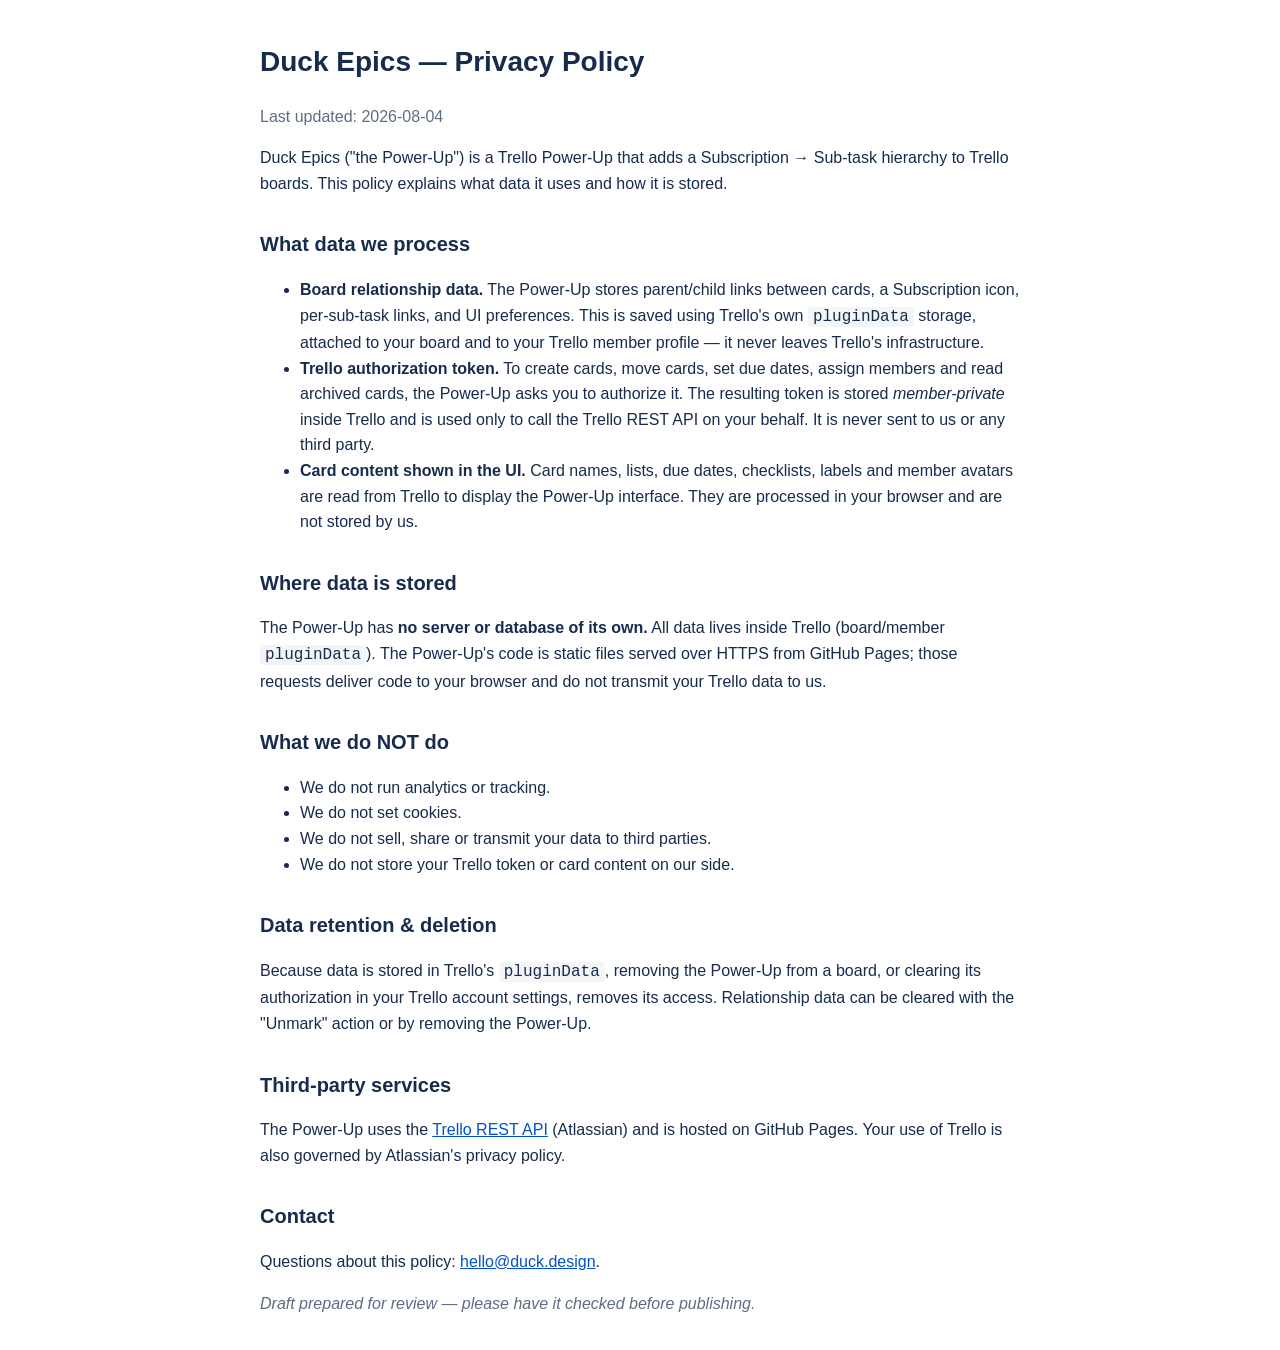
<file: privacy.html>
<!DOCTYPE html>
<html lang="en">
<head>
  <meta charset="utf-8" />
  <meta name="viewport" content="width=device-width, initial-scale=1" />
  <title>Duck Epics — Privacy Policy</title>
  <style>
    body { font: 16px/1.6 -apple-system, "Segoe UI", Roboto, Helvetica, Arial, sans-serif; color: #172b4d; max-width: 760px; margin: 40px auto; padding: 0 20px; }
    h1 { font-size: 28px; } h2 { font-size: 20px; margin-top: 32px; }
    code { background: #f4f5f7; padding: 1px 5px; border-radius: 4px; }
    a { color: #0052cc; }
    .muted { color: #5e6c84; }
  </style>
</head>
<body>
  <h1>Duck Epics — Privacy Policy</h1>
  <p class="muted">Last updated: 2026-08-04</p>

  <p>Duck Epics ("the Power-Up") is a Trello Power-Up that adds a Subscription → Sub-task
  hierarchy to Trello boards. This policy explains what data it uses and how it is stored.</p>

  <h2>What data we process</h2>
  <ul>
    <li><strong>Board relationship data.</strong> The Power-Up stores parent/child links between
    cards, a Subscription icon, per-sub-task links, and UI preferences. This is saved using
    Trello's own <code>pluginData</code> storage, attached to your board and to your Trello member
    profile — it never leaves Trello's infrastructure.</li>
    <li><strong>Trello authorization token.</strong> To create cards, move cards, set due dates,
    assign members and read archived cards, the Power-Up asks you to authorize it. The resulting
    token is stored <em>member-private</em> inside Trello and is used only to call the Trello REST
    API on your behalf. It is never sent to us or any third party.</li>
    <li><strong>Card content shown in the UI.</strong> Card names, lists, due dates, checklists,
    labels and member avatars are read from Trello to display the Power-Up interface. They are
    processed in your browser and are not stored by us.</li>
  </ul>

  <h2>Where data is stored</h2>
  <p>The Power-Up has <strong>no server or database of its own.</strong> All data lives inside
  Trello (board/member <code>pluginData</code>). The Power-Up's code is static files served over
  HTTPS from GitHub Pages; those requests deliver code to your browser and do not transmit your
  Trello data to us.</p>

  <h2>What we do NOT do</h2>
  <ul>
    <li>We do not run analytics or tracking.</li>
    <li>We do not set cookies.</li>
    <li>We do not sell, share or transmit your data to third parties.</li>
    <li>We do not store your Trello token or card content on our side.</li>
  </ul>

  <h2>Data retention & deletion</h2>
  <p>Because data is stored in Trello's <code>pluginData</code>, removing the Power-Up from a board,
  or clearing its authorization in your Trello account settings, removes its access. Relationship
  data can be cleared with the "Unmark" action or by removing the Power-Up.</p>

  <h2>Third-party services</h2>
  <p>The Power-Up uses the <a href="https://developer.atlassian.com/cloud/trello/">Trello REST API</a>
  (Atlassian) and is hosted on GitHub Pages. Your use of Trello is also governed by Atlassian's
  privacy policy.</p>

  <h2>Contact</h2>
  <p>Questions about this policy: <a href="mailto:hello@duck.design">hello@duck.design</a>.</p>

  <p class="muted"><em>Draft prepared for review — please have it checked before publishing.</em></p>
</body>
</html>
</file>
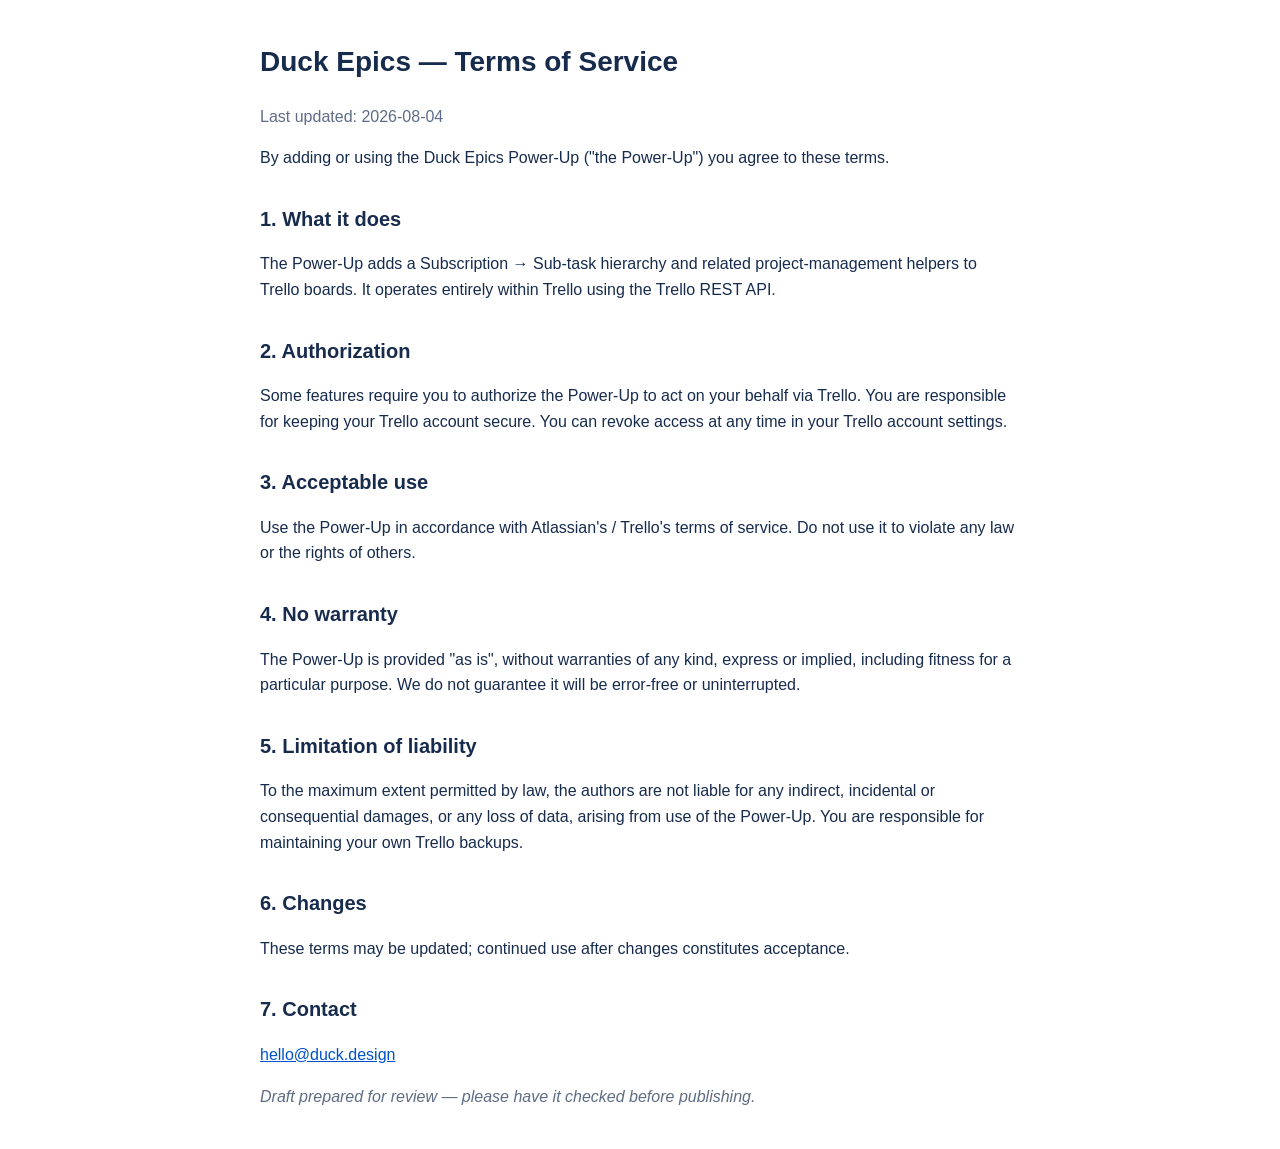
<file: terms.html>
<!DOCTYPE html>
<html lang="en">
<head>
  <meta charset="utf-8" />
  <meta name="viewport" content="width=device-width, initial-scale=1" />
  <title>Duck Epics — Terms of Service</title>
  <style>
    body { font: 16px/1.6 -apple-system, "Segoe UI", Roboto, Helvetica, Arial, sans-serif; color: #172b4d; max-width: 760px; margin: 40px auto; padding: 0 20px; }
    h1 { font-size: 28px; } h2 { font-size: 20px; margin-top: 32px; }
    a { color: #0052cc; }
    .muted { color: #5e6c84; }
  </style>
</head>
<body>
  <h1>Duck Epics — Terms of Service</h1>
  <p class="muted">Last updated: 2026-08-04</p>

  <p>By adding or using the Duck Epics Power-Up ("the Power-Up") you agree to these terms.</p>

  <h2>1. What it does</h2>
  <p>The Power-Up adds a Subscription → Sub-task hierarchy and related project-management helpers
  to Trello boards. It operates entirely within Trello using the Trello REST API.</p>

  <h2>2. Authorization</h2>
  <p>Some features require you to authorize the Power-Up to act on your behalf via Trello. You are
  responsible for keeping your Trello account secure. You can revoke access at any time in your
  Trello account settings.</p>

  <h2>3. Acceptable use</h2>
  <p>Use the Power-Up in accordance with Atlassian's / Trello's terms of service. Do not use it to
  violate any law or the rights of others.</p>

  <h2>4. No warranty</h2>
  <p>The Power-Up is provided "as is", without warranties of any kind, express or implied,
  including fitness for a particular purpose. We do not guarantee it will be error-free or
  uninterrupted.</p>

  <h2>5. Limitation of liability</h2>
  <p>To the maximum extent permitted by law, the authors are not liable for any indirect,
  incidental or consequential damages, or any loss of data, arising from use of the Power-Up.
  You are responsible for maintaining your own Trello backups.</p>

  <h2>6. Changes</h2>
  <p>These terms may be updated; continued use after changes constitutes acceptance.</p>

  <h2>7. Contact</h2>
  <p><a href="mailto:hello@duck.design">hello@duck.design</a></p>

  <p class="muted"><em>Draft prepared for review — please have it checked before publishing.</em></p>
</body>
</html>
</file>
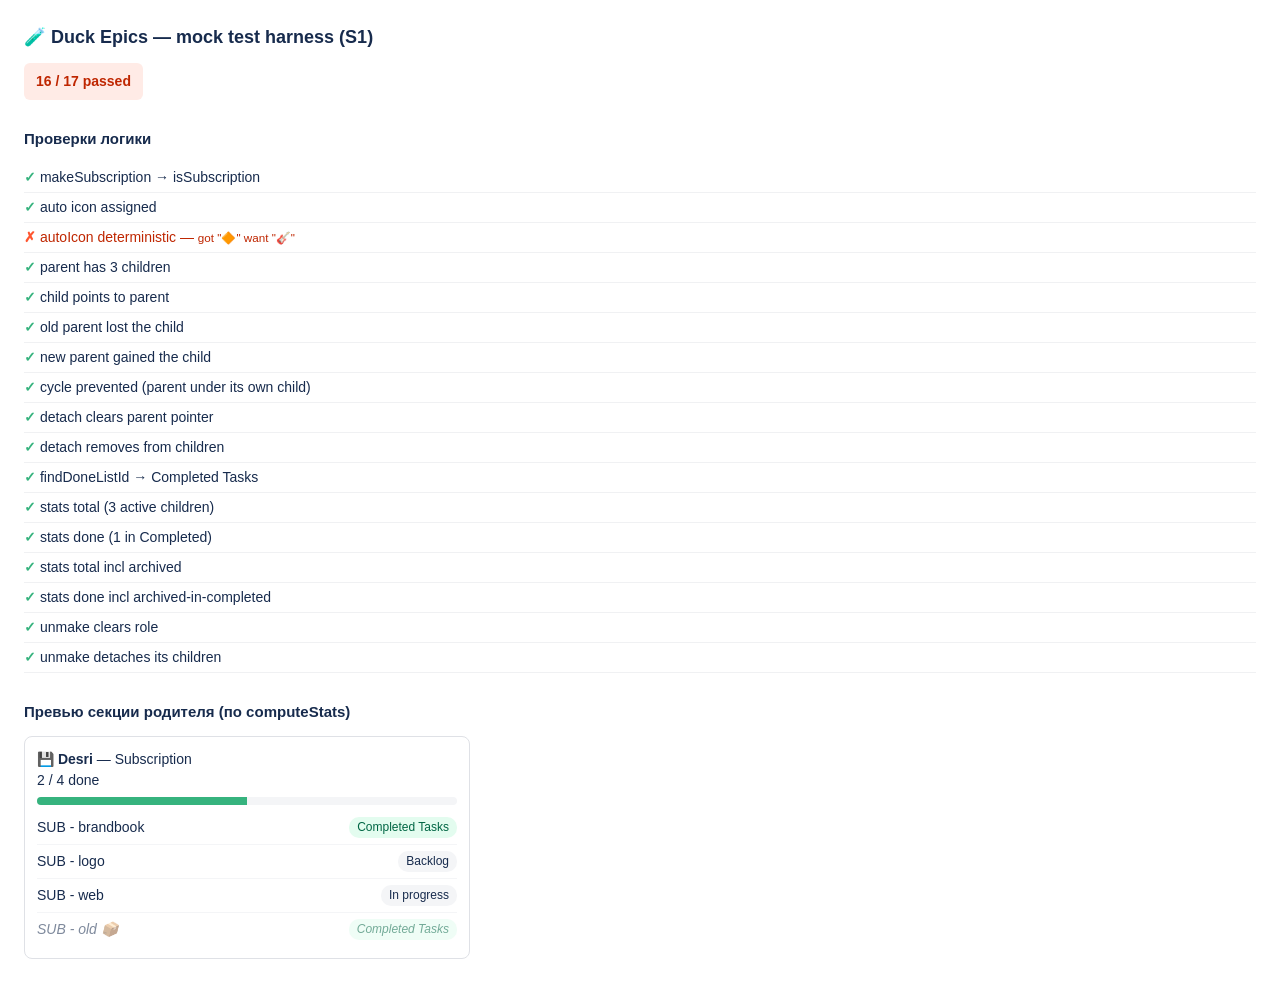
<file: test/harness.html>
<!DOCTYPE html>
<html lang="ru">
<head>
  <meta charset="utf-8" />
  <meta name="viewport" content="width=device-width, initial-scale=1" />
  <title>Duck Epics — mock test harness</title>
  <style>
    body { font: 14px/1.5 -apple-system, Segoe UI, Roboto, sans-serif; margin: 24px; color: #172b4d; }
    h1 { font-size: 18px; } h2 { font-size: 15px; margin-top: 28px; }
    #summary { font-weight: 700; padding: 8px 12px; border-radius: 6px; display: inline-block; }
    .ok { background: #e3fcef; color: #006644; } .bad { background: #ffebe6; color: #bf2600; }
    .case { padding: 4px 0; border-bottom: 1px solid #f0f1f3; }
    .pass::before { content: '✓ '; color: #36b37e; font-weight: 700; }
    .fail::before { content: '✗ '; color: #ff5630; font-weight: 700; }
    .fail { color: #bf2600; }
    .card { border: 1px solid #dfe1e6; border-radius: 8px; padding: 12px; max-width: 420px; margin-top: 8px; }
    .row { display: flex; justify-content: space-between; padding: 6px 0; border-bottom: 1px solid #f4f5f7; }
    .row:last-child { border: 0; }
    .pill { font-size: 12px; padding: 1px 8px; border-radius: 10px; background: #f4f5f7; }
    .done { background: #e3fcef; color: #006644; }
    .arch { opacity: .55; font-style: italic; }
    .bar { height: 8px; background: #f4f5f7; border-radius: 5px; overflow: hidden; margin: 6px 0; }
    .bar > i { display: block; height: 100%; background: #36b37e; }
    code { background: #f4f5f7; padding: 1px 4px; border-radius: 4px; }
  </style>
</head>
<body>
  <h1>🧪 Duck Epics — mock test harness (S1)</h1>
  <div id="summary">running…</div>

  <h2>Проверки логики</h2>
  <div id="cases"></div>

  <h2>Превью секции родителя (по computeStats)</h2>
  <div id="preview"></div>

  <script src="../js/lib.js"></script>
  <script src="mock-trello.js"></script>
  <script>
    var results = [];
    function check(name, cond, detail) {
      results.push({ name: name, ok: !!cond, detail: detail || '' });
    }
    function eq(name, got, want) {
      check(name, JSON.stringify(got) === JSON.stringify(want), 'got ' + JSON.stringify(got) + ' want ' + JSON.stringify(want));
    }

    async function run() {
      var m = createMockTrello();
      var t = m.t, db = m.db;
      var P = 'c_parent';

      // --- meta / subscription ---
      await Epic.makeSubscription(t, P);
      check('makeSubscription → isSubscription', await Epic.isSubscription(t, P));
      var icon = await Epic.getIcon(t, P);
      check('auto icon assigned', typeof icon === 'string' && icon.length > 0, icon);
      eq('autoIcon deterministic', Epic.autoIcon('c_parent'), Epic.autoIcon('c_parent'));

      // --- linking ---
      await Epic.setParent(t, 'c_k1', P);
      await Epic.setParent(t, 'c_k2', P);
      await Epic.setParent(t, 'c_k3', P);
      eq('parent has 3 children', (await Epic.getChildren(t, P)).length, 3);
      eq('child points to parent', await Epic.getParent(t, 'c_k1'), P);

      // --- move child to another parent ---
      await Epic.makeSubscription(t, 'c_other');
      await Epic.setParent(t, 'c_k1', 'c_other');
      eq('old parent lost the child', (await Epic.getChildren(t, P)).length, 2);
      eq('new parent gained the child', await Epic.getChildren(t, 'c_other'), ['c_k1']);
      // put it back for later stats
      await Epic.setParent(t, 'c_k1', P);

      // --- cycle prevention ---
      var threw = false;
      try { await Epic.setParent(t, P, 'c_k1'); } catch (e) { threw = (e.message === 'cycle'); }
      check('cycle prevented (parent under its own child)', threw);

      // --- detach ---
      await Epic.setParent(t, 'c_k2', P);
      await Epic.detach(t, 'c_k2');
      check('detach clears parent pointer', (await Epic.getParent(t, 'c_k2')) === null);
      check('detach removes from children', (await Epic.getChildren(t, P)).indexOf('c_k2') === -1);
      await Epic.setParent(t, 'c_k2', P); // restore

      // --- done detection ---
      var lists = await t.lists();
      eq('findDoneListId → Completed Tasks', Epic.findDoneListId(lists), 'l_completed');

      // --- stats (active only) ---
      var s = await Epic.computeStats(t, P);
      eq('stats total (3 active children)', s.total, 3);
      eq('stats done (1 in Completed)', s.done, 1);

      // --- stats with archived via REST map ---
      await Epic.setParent(t, 'c_k4', P);
      var archivedById = { c_k4: { id: 'c_k4', name: 'SUB - old', idList: 'l_completed', closed: true } };
      var s2 = await Epic.computeStats(t, P, { archivedById: archivedById });
      eq('stats total incl archived', s2.total, 4);
      eq('stats done incl archived-in-completed', s2.done, 2);

      // --- unmake ---
      var kidsBefore = await Epic.getChildren(t, 'c_other');
      await Epic.unmakeSubscription(t, 'c_other');
      check('unmake clears role', !(await Epic.isSubscription(t, 'c_other')));
      check('unmake detaches its children', (await Epic.getParent(t, kidsBefore[0])) === null);

      renderResults();
      renderPreview(s2, await t.lists(), icon);
    }

    function renderResults() {
      var pass = results.filter(function (r) { return r.ok; }).length;
      var sum = document.getElementById('summary');
      sum.textContent = pass + ' / ' + results.length + ' passed';
      sum.className = (pass === results.length) ? 'ok' : 'bad';
      document.getElementById('cases').innerHTML = results.map(function (r) {
        return '<div class="case ' + (r.ok ? 'pass' : 'fail') + '">' + r.name +
          (r.ok ? '' : ' — <small>' + r.detail + '</small>') + '</div>';
      }).join('');
    }

    function renderPreview(s, lists, icon) {
      var pct = s.total ? Math.round(100 * s.done / s.total) : 0;
      var rows = s.items.map(function (it) {
        return '<div class="row ' + (it.archived ? 'arch' : '') + '">' +
          '<span>' + it.name + (it.archived ? ' 📦' : '') + '</span>' +
          '<span class="pill ' + (it.done ? 'done' : '') + '">' + it.list + '</span></div>';
      }).join('');
      document.getElementById('preview').innerHTML =
        '<div class="card"><b>' + icon + ' Desri</b> — Subscription' +
        '<div>' + s.done + ' / ' + s.total + ' done</div>' +
        '<div class="bar"><i style="width:' + pct + '%"></i></div>' + rows + '</div>';
    }

    run().catch(function (e) {
      document.getElementById('summary').textContent = 'ERROR: ' + e.message;
      document.getElementById('summary').className = 'bad';
      console.error(e);
    });
  </script>
</body>
</html>
</file>
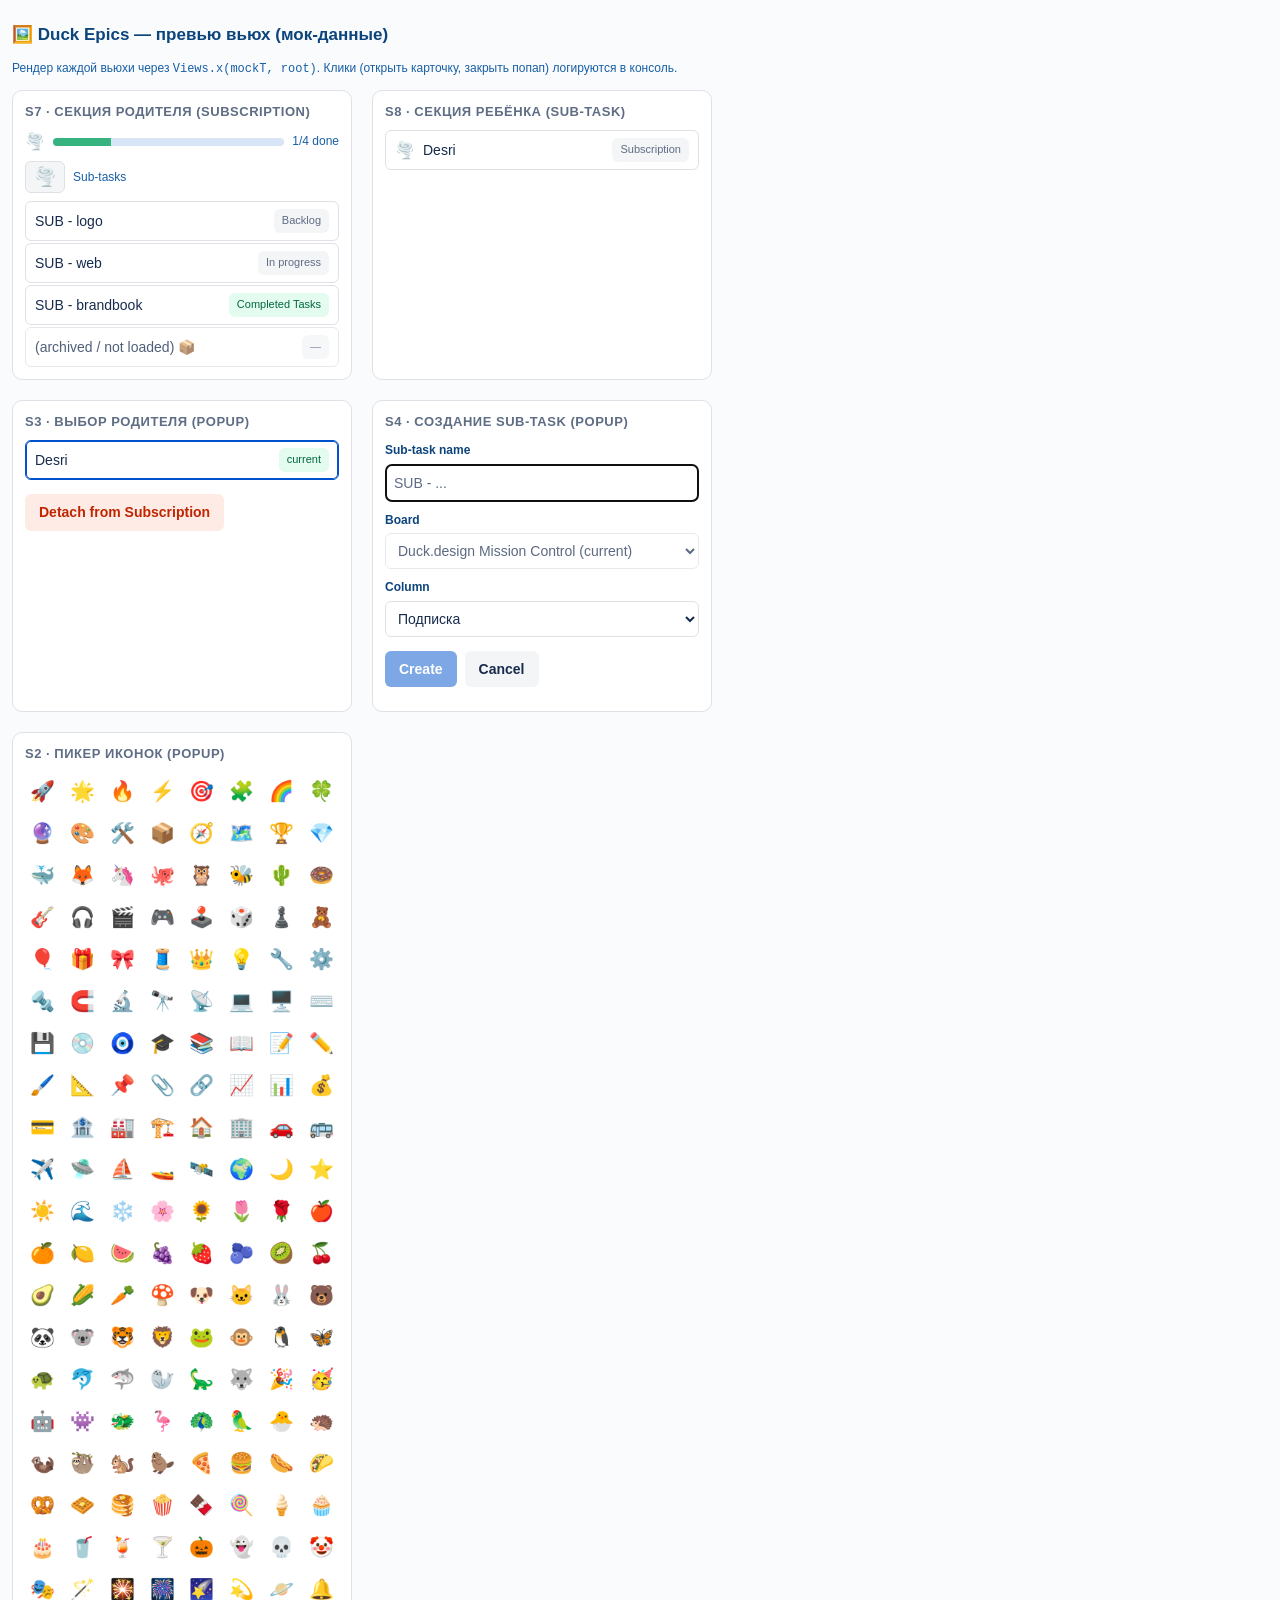
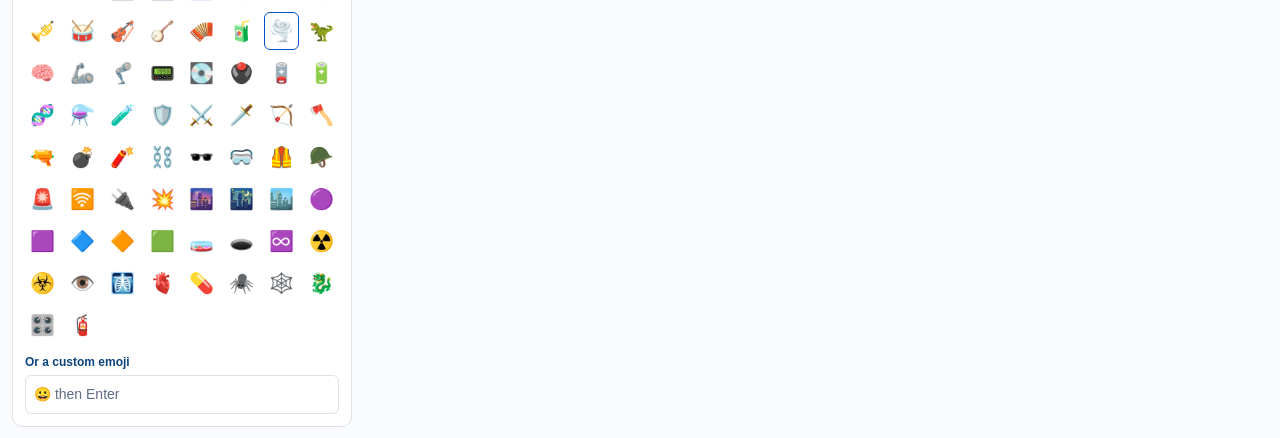
<file: test/views-harness.html>
<!DOCTYPE html>
<html lang="ru">
<head>
  <meta charset="utf-8" />
  <meta name="viewport" content="width=device-width, initial-scale=1" />
  <title>Duck Epics — views preview (mock)</title>
  <link rel="stylesheet" href="../css/style.css" />
  <style>
    body { background: #fafbfc; }
    h1 { font-size: 17px; }
    .grid2 { display: grid; grid-template-columns: repeat(2, minmax(280px, 340px)); gap: 20px; }
    .panel { background: #fff; border: 1px solid #dfe1e6; border-radius: 10px; padding: 12px; }
    .panel h2 { font-size: 13px; margin: 0 0 8px; color: #5e6c84; text-transform: uppercase; letter-spacing: .04em; }
    #err { color: #bf2600; white-space: pre-wrap; }
  </style>
</head>
<body>
  <h1>🖼️ Duck Epics — превью вьюх (мок-данные)</h1>
  <p class="small muted">Рендер каждой вьюхи через <code>Views.x(mockT, root)</code>. Клики (открыть карточку, закрыть попап) логируются в консоль.</p>
  <div id="err"></div>
  <div class="grid2">
    <div class="panel"><h2>S7 · Секция родителя (Subscription)</h2><div id="v_parent"></div></div>
    <div class="panel"><h2>S8 · Секция ребёнка (Sub-task)</h2><div id="v_child"></div></div>
    <div class="panel"><h2>S3 · Выбор родителя (popup)</h2><div id="v_choose"></div></div>
    <div class="panel"><h2>S4 · Создание Sub-task (popup)</h2><div id="v_create"></div></div>
    <div class="panel"><h2>S2 · Пикер иконок (popup)</h2><div id="v_icon"></div></div>
  </div>

  <script>window.__MOCK_BOOT__ = true;</script>
  <script src="../js/lib.js"></script>
  <script src="mock-trello.js"></script>
  <script src="../views/common.js"></script>
  <script src="../views/parent-section.js"></script>
  <script src="../views/child-section.js"></script>
  <script src="../views/choose-parent.js"></script>
  <script src="../views/create-subtask.js"></script>
  <script src="../views/icon-picker.js"></script>
  <script>
    window.__mockLog = function () { console.log.apply(console, ['[mock]'].concat([].slice.call(arguments))); };
    var m = createMockTrello();
    var t = m.t;

    async function setup() {
      await Epic.makeSubscription(t, 'c_parent');
      await Epic.setParent(t, 'c_k1', 'c_parent');
      await Epic.setParent(t, 'c_k2', 'c_parent');
      await Epic.setParent(t, 'c_k3', 'c_parent');
      await Epic.setParent(t, 'c_k4', 'c_parent'); // archived, in Completed
    }

    async function renderAll() {
      m.currentCard('c_parent'); await Views.parentSection(t, document.getElementById('v_parent'));
      m.currentCard('c_k1');     await Views.childSection(t, document.getElementById('v_child'));
      m.currentCard('c_k2');     await Views.chooseParent(t, document.getElementById('v_choose'));
      m.currentCard('c_parent'); await Views.createSubtask(t, document.getElementById('v_create'));
      m.currentCard('c_parent'); await Views.iconPicker(t, document.getElementById('v_icon'));
    }

    setup().then(renderAll).catch(function (e) {
      document.getElementById('err').textContent = 'ERROR: ' + (e && e.stack || e);
      console.error(e);
    });
  </script>
</body>
</html>
</file>
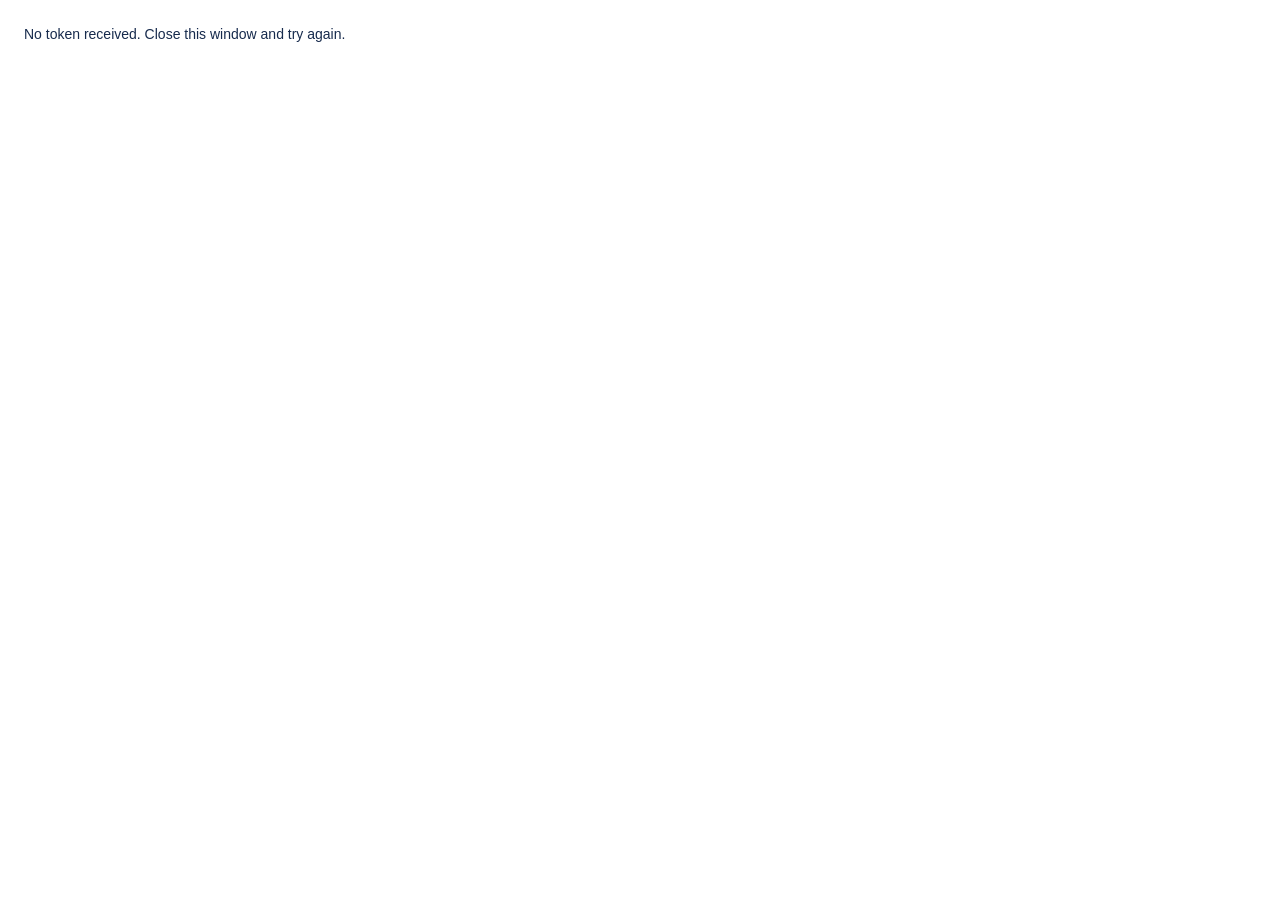
<file: views/auth-return.html>
<!DOCTYPE html>
<html lang="en">
<head>
  <meta charset="utf-8" />
  <title>Duck Epics — authorization</title>
  <style>body{font:14px/1.5 -apple-system,Segoe UI,Roboto,sans-serif;color:#172b4d;margin:24px}</style>
</head>
<body>
  <p id="m">Processing…</p>
  <script>
    (function () {
      var h = location.hash || '';
      var m = h.match(/token=([^&]+)/);
      var token = m ? decodeURIComponent(m[1]) : null;
      var el = document.getElementById('m');
      if (token && window.opener) {
        try { window.opener.postMessage({ duckToken: token }, '*'); } catch (e) {}
        el.textContent = 'Authorization successful. This window will close…';
        setTimeout(function () { window.close(); }, 700);
      } else if (token) {
        el.textContent = 'Token received. Copy and paste it into the plugin: ' + token;
      } else {
        el.textContent = 'No token received. Close this window and try again.';
      }
    })();
  </script>
</body>
</html>
</file>
<file: css/style.css>
/* Shared styles — Duck Epics section. Soft tinted panel (variant A). */
:root {
  color-scheme: light; /* the section is a light panel — never let Trello's dark mode paint form controls dark */
  --ink: #172b4d; --sub: #5e6c84; --line: #dfe1e6; --bg: #f4f5f7;
  --green-bg: #e3fcef; --green: #006644; --blue: #0052cc;
  --panel: #eef3fb; --panel-text: #0c447c; --panel-muted: #185fa5; --panel-track: #d7e5f7;
}
* { box-sizing: border-box; }
body {
  font: 14px/1.45 -apple-system, "Segoe UI", Roboto, Helvetica, Arial, sans-serif;
  color: var(--panel-text); margin: 0; padding: 12px;
  background: var(--panel); border-radius: 10px;
}
.muted { color: var(--panel-muted); }
.small { font-size: 12px; }

/* list of items (subtasks / epics) */
.list { display: flex; flex-direction: column; gap: 2px; }
.item {
  display: flex; align-items: center; gap: 8px; width: 100%;
  text-align: left; background: #fff; border: 1px solid var(--line);
  border-radius: 6px; padding: 7px 9px; cursor: pointer; font: inherit; color: var(--ink);
}
.item:hover { background: var(--bg); }
.item.selected { border-color: var(--blue); box-shadow: inset 0 0 0 1px var(--blue); }
.item.archived { opacity: .75; }
.item .name { flex: 1; overflow: hidden; text-overflow: ellipsis; white-space: nowrap; }
.pill { font-size: 11px; height: 24px; padding: 0 8px; border-radius: 6px; background: var(--bg); color: var(--sub); white-space: nowrap; display: inline-flex; align-items: center; gap: 3px; }
.pill.done { background: var(--green-bg); color: var(--green); }
/* clickable due-date chip: a transparent native date input overlays the pill and its
   calendar-picker-indicator is stretched to fill it, so a direct user click on the pill
   opens the native picker (showPicker() is blocked in Trello's cross-origin iframe). */
.pill.due-edit { cursor: pointer; position: relative; overflow: hidden; }
.pill.due-edit:hover { background: var(--panel-track); }
.pill.due-edit.empty { color: var(--sub); opacity: .7; }
.due-ovl { position: absolute; inset: 0; width: 100%; height: 100%; opacity: 0; border: 0; padding: 0; margin: 0; cursor: pointer; }
.due-ovl::-webkit-calendar-picker-indicator { position: absolute; inset: 0; width: 100%; height: 100%; margin: 0; padding: 0; opacity: 0; cursor: pointer; }
/* deadline flavour */
.pill.overdue { background: #ffebe6; color: #bf2600; }
.pill.overdue:hover { background: #ffd6cc; }
.pill.soon { background: #fff0b3; color: #974f0c; }
.pill.soon:hover { background: #ffe380; }

/* move-to-column dropdown — a real white control (distinct from the grey chips),
   on its own line, left-aligned (same vertical scheme as the archived rows). */
select.move {
  font-size: 11px; padding: 0 22px 0 9px; border: 1px solid var(--line); border-radius: 6px;
  background-color: #fff; color: var(--ink); width: 150px; height: 24px; cursor: pointer;
  text-overflow: ellipsis; -webkit-appearance: none; appearance: none;
  background-image: url("data:image/svg+xml,%3Csvg xmlns='http://www.w3.org/2000/svg' width='10' height='10'%3E%3Cpath d='M2 3l3 3 3-3' stroke='%235e6c84' fill='none' stroke-width='1.5'/%3E%3C/svg%3E");
  background-repeat: no-repeat; background-position: right 7px center;
}
select.move:hover { border-color: #b3bac5; }
select.move.done { background-color: var(--green-bg); color: var(--green); border-color: #abf5d1; }

/* drag & drop */
.sub[draggable="true"] { cursor: grab; }
.sub.dragging { opacity: .45; }
.grp.drop-hover { outline: 2px dashed var(--blue); outline-offset: 2px; border-radius: 8px; }

/* column config checklist */
.cols { display: flex; flex-direction: column; gap: 2px; margin: 6px 0; }
.cols label { display: flex; align-items: center; gap: 8px; font-weight: 400; font-size: 13px; margin: 0; padding: 5px 7px; border-radius: 6px; cursor: pointer; color: var(--panel-text); }
.cols label:hover { background: rgba(255, 255, 255, .45); }
.cols input { width: auto; }

/* rich sub-task row (white card on the dark panel) */
.sub {
  display: flex; flex-direction: column; align-items: stretch; gap: 3px; width: 100%;
  text-align: left; background: #fff; border: 1px solid var(--line); border-radius: 6px;
  padding: 7px 9px; cursor: pointer; font: inherit; color: var(--ink);
}
.sub:hover { background: var(--bg); }
/* Archived rows read as "put away": greyed, desaturated, dashed border. */
.sub.archived { background: #eceef1; border: 1px dashed #c4c9d0; filter: grayscale(.6); opacity: .72; }
.sub.archived:hover { background: #e6e9ed; }
.sub.archived .name { color: var(--sub); font-weight: 500; }
/* keep the Open / Unarchive actions readable despite the row being faded */
.sub.archived .btn { opacity: .92; }
/* Rows are a simple LEFT-anchored vertical stack (same scheme as archived rows):
   line 1 = name (+ avatar pinned to the right), line 2 = chips, line 3 = status. */
.sub .name { font-weight: 500; overflow: hidden; text-overflow: ellipsis; white-space: nowrap; }
.toprow { display: flex; align-items: center; gap: 8px; }
.toprow .name { flex: 1 1 auto; min-width: 0; }
/* ✓ done-toggle (round checkbox left of the name) */
.check { flex: 0 0 auto; width: 18px; height: 18px; border-radius: 50%; border: 2px solid var(--line); background: #fff; cursor: pointer; display: inline-flex; align-items: center; justify-content: center; padding: 0; }
.check:hover { border-color: var(--green); }
.check.on { background: var(--green); border-color: var(--green); }
.check.on::after { content: '✓'; color: #fff; font-size: 11px; line-height: 1; font-weight: 700; }
/* per-row custom link button */
.linkbtn { flex: 0 0 auto; width: 24px; height: 24px; border-radius: 6px; border: 1px solid var(--line); background: #fff; cursor: pointer; display: inline-flex; align-items: center; justify-content: center; font-size: 12px; line-height: 1; color: var(--sub); padding: 0; }
.linkbtn:hover { border-color: var(--blue); }
.linkbtn.has { border-color: #b3d4ff; background: #e9f2ff; }
/* clickable avatar cell (assign members) */
.avs-edit { cursor: pointer; }
.av-add { width: 22px; height: 22px; border-radius: 50%; border: 1px dashed var(--line); color: var(--sub); display: inline-flex; align-items: center; justify-content: center; font-size: 14px; line-height: 1; }
.avs-edit:hover .av-add { border-color: var(--blue); color: var(--blue); }
.member .name { flex: 1; }
.memlist { max-height: 168px; overflow-y: auto; margin-top: 4px; }
/* link-existing filters row (column + sort) */
.filters { display: flex; gap: 6px; margin: 6px 0; }
.filters select { flex: 1; min-width: 0; padding: 6px 8px; }
/* colored Trello labels (child view) */
.label { font-size: 11px; height: 24px; padding: 0 8px; border-radius: 6px; display: inline-flex; align-items: center; white-space: nowrap; font-weight: 600; }
.childmeta { display: flex; align-items: center; gap: 6px; flex-wrap: wrap; margin-top: 8px; }
.childmeta .avs { margin-left: auto; }
.sub .meta { display: flex; align-items: center; gap: 6px; flex-wrap: wrap; }
.chips { display: flex; flex-direction: row; align-items: center; gap: 6px; flex-wrap: wrap; min-width: 0; }
.ctl { display: flex; }
.avs { display: inline-flex; align-items: center; gap: 0; flex: 0 0 auto; }
.sub.archived .avs { margin-left: auto; }
.av {
  position: relative; overflow: hidden; margin-left: -8px;
  width: 22px; height: 22px; border-radius: 50%; color: #fff; font-size: 10px; font-weight: 700;
  box-shadow: 0 0 0 2px #fff;
  display: inline-flex; align-items: center; justify-content: center; flex: 0 0 auto;
}
.av:first-child { margin-left: 0; }
.av img { position: absolute; inset: 0; width: 100%; height: 100%; object-fit: cover; }
/* keep the photo on hover; the name shows via the native title tooltip */

/* group sub-tasks by column (status) */
.grp { margin-top: 8px; }
.grp-h { font-size: 11px; font-weight: 700; color: var(--panel-muted); text-transform: uppercase; letter-spacing: .03em; margin: 8px 0 4px; cursor: pointer; user-select: none; display: flex; align-items: center; gap: 6px; padding: 3px 5px; border-radius: 5px; }
.grp-h:hover { color: var(--blue); background: rgba(255, 255, 255, .55); }
.grp-caret { font-size: 12px; line-height: 1; width: 12px; text-align: center; display: inline-flex; align-items: center; justify-content: center; color: var(--blue); }
.grp-n { color: var(--panel-muted); font-weight: 600; }

/* progress */
.progress { display: flex; align-items: center; gap: 8px; margin-bottom: 8px; }
.bar { flex: 1; height: 8px; background: var(--panel-track); border-radius: 5px; overflow: hidden; }
.bar > i { display: block; height: 100%; background: #36b37e; transition: width .2s; }

/* form */
label { display: block; font-weight: 600; font-size: 12px; margin: 10px 0 4px; color: var(--panel-text); }
input[type=text], input[type=date], input[type=url], input[type=search], input[type=number], input[type=email], textarea, select {
  width: 100%; padding: 8px; border: 1px solid var(--line); border-radius: 6px; font: inherit;
  background: #fff; color: var(--ink); color-scheme: light;
}
input::placeholder, textarea::placeholder { color: var(--sub); opacity: 1; }
/* Chrome autofill paints a dark background in dark mode — force it back to a readable light field */
input:-webkit-autofill, input:-webkit-autofill:hover, input:-webkit-autofill:focus, input:-webkit-autofill:active {
  -webkit-box-shadow: 0 0 0 1000px #fff inset;
  -webkit-text-fill-color: var(--ink);
  caret-color: var(--ink);
}
.btn {
  display: inline-block; border: 0; border-radius: 6px; padding: 8px 14px;
  font: inherit; font-weight: 600; cursor: pointer; background: var(--bg); color: var(--ink);
}
.btn.primary { background: var(--blue); color: #fff; }
.btn.has-link { background: #e9f2ff; color: var(--blue); border: 1px solid #b3d4ff; }
.btn.danger { background: #ffebe6; color: #bf2600; }
.btn:disabled { opacity: .5; cursor: default; }
.actions { display: flex; gap: 8px; margin-top: 14px; flex-wrap: wrap; }

/* toolbar (icon + actions) */
.toolbar { display: flex; align-items: center; gap: 8px; margin-bottom: 8px; flex-wrap: wrap; }
.iconbtn { font-size: 18px; background: var(--bg); border: 1px solid var(--line); border-radius: 6px; cursor: pointer; padding: 4px 8px; }

/* emoji picker grid */
.grid { display: grid; grid-template-columns: repeat(8, 1fr); gap: 4px; }
.grid button { font-size: 20px; padding: 6px 0; border: 1px solid transparent; border-radius: 6px; background: #fff; cursor: pointer; }
.grid button:hover { background: var(--bg); }
.grid button.sel { border-color: var(--blue); }
</file>
